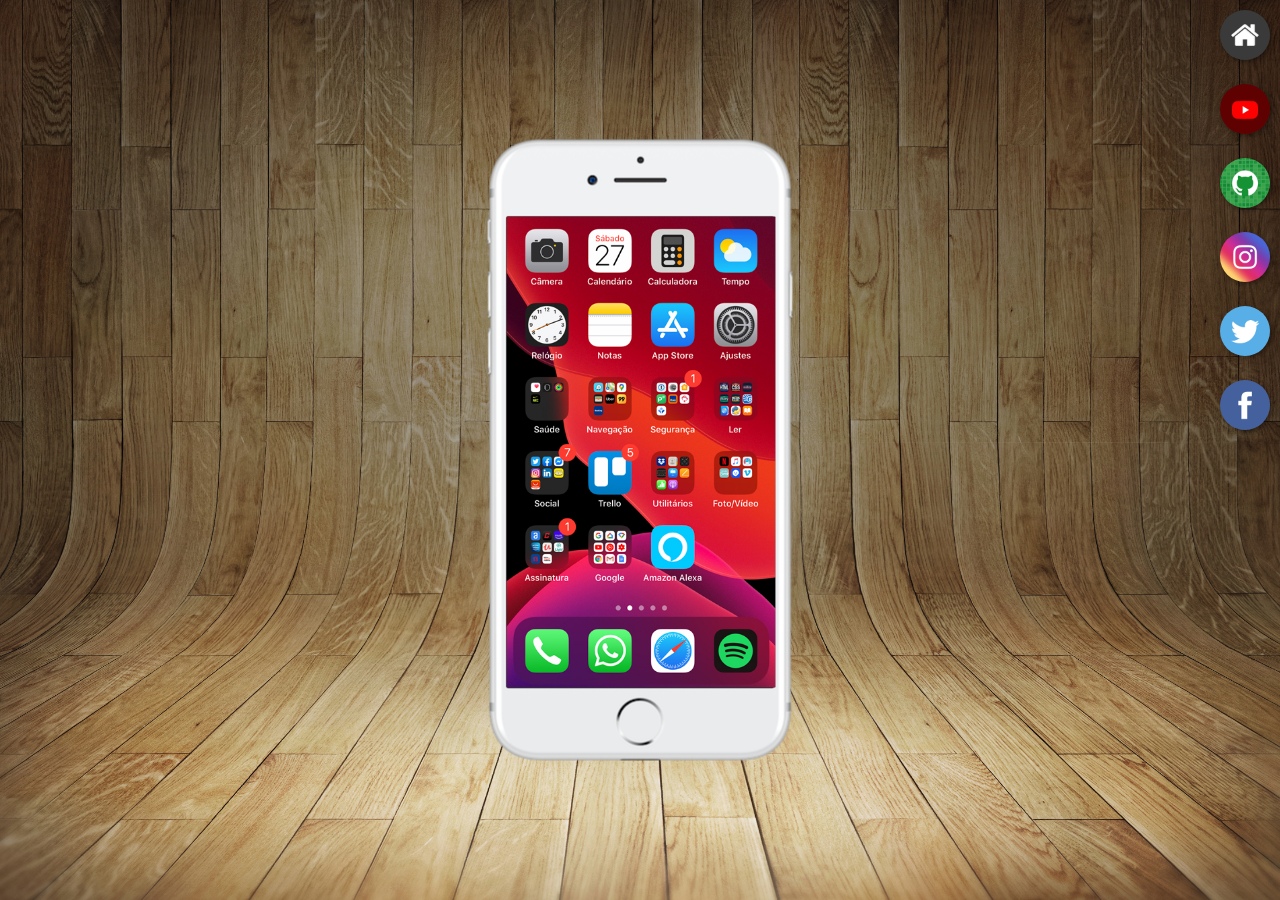
<file: index.html>
<!DOCTYPE html>
<html lang="pt-br">
<head>
    <meta charset="UTF-8">
    <meta name="viewport" content="width=device-width, initial-scale=1.0">
    <link rel="shortcut icon" href="favicon.ico" type="image/x-icon">
    <link rel="stylesheet" href="estilos/style.css">
    <title>Projeto Redes Sociais</title>
</head>
<body>
    <main>
        <section id="telefone">
            <iframe src="home.html" name="tela" id="tela" frameborder="0"></iframe>
        </section>
        <section id="redes-sociais">
            <a href="home.html" target="tela"> <img src="imagens/logo-home.jpg" alt="home"></a>  <br>
            <a href="youtube.html" target="tela"> <img src="imagens/logo-youtube.jpg" alt="YouTube"></a> <br>
            <a href="github.html" target="tela"> <img src="imagens/logo-github.jpg" alt="GitHub"></a> <br>
            <a href="instagram.html" target="tela"> <img src="imagens/logo-instagram.jpg" alt="Instagram"></a> <br>
            <a href="#" target="tela"> <img src="imagens/logo-twitter.jpg" alt="Twitter"></a> <br>
            <a href="#" target="tela"> <img src="imagens/logo-facebook.jpg" alt="Facebook"></a>
        </section>
    </main>
</body>
</html>
</file>
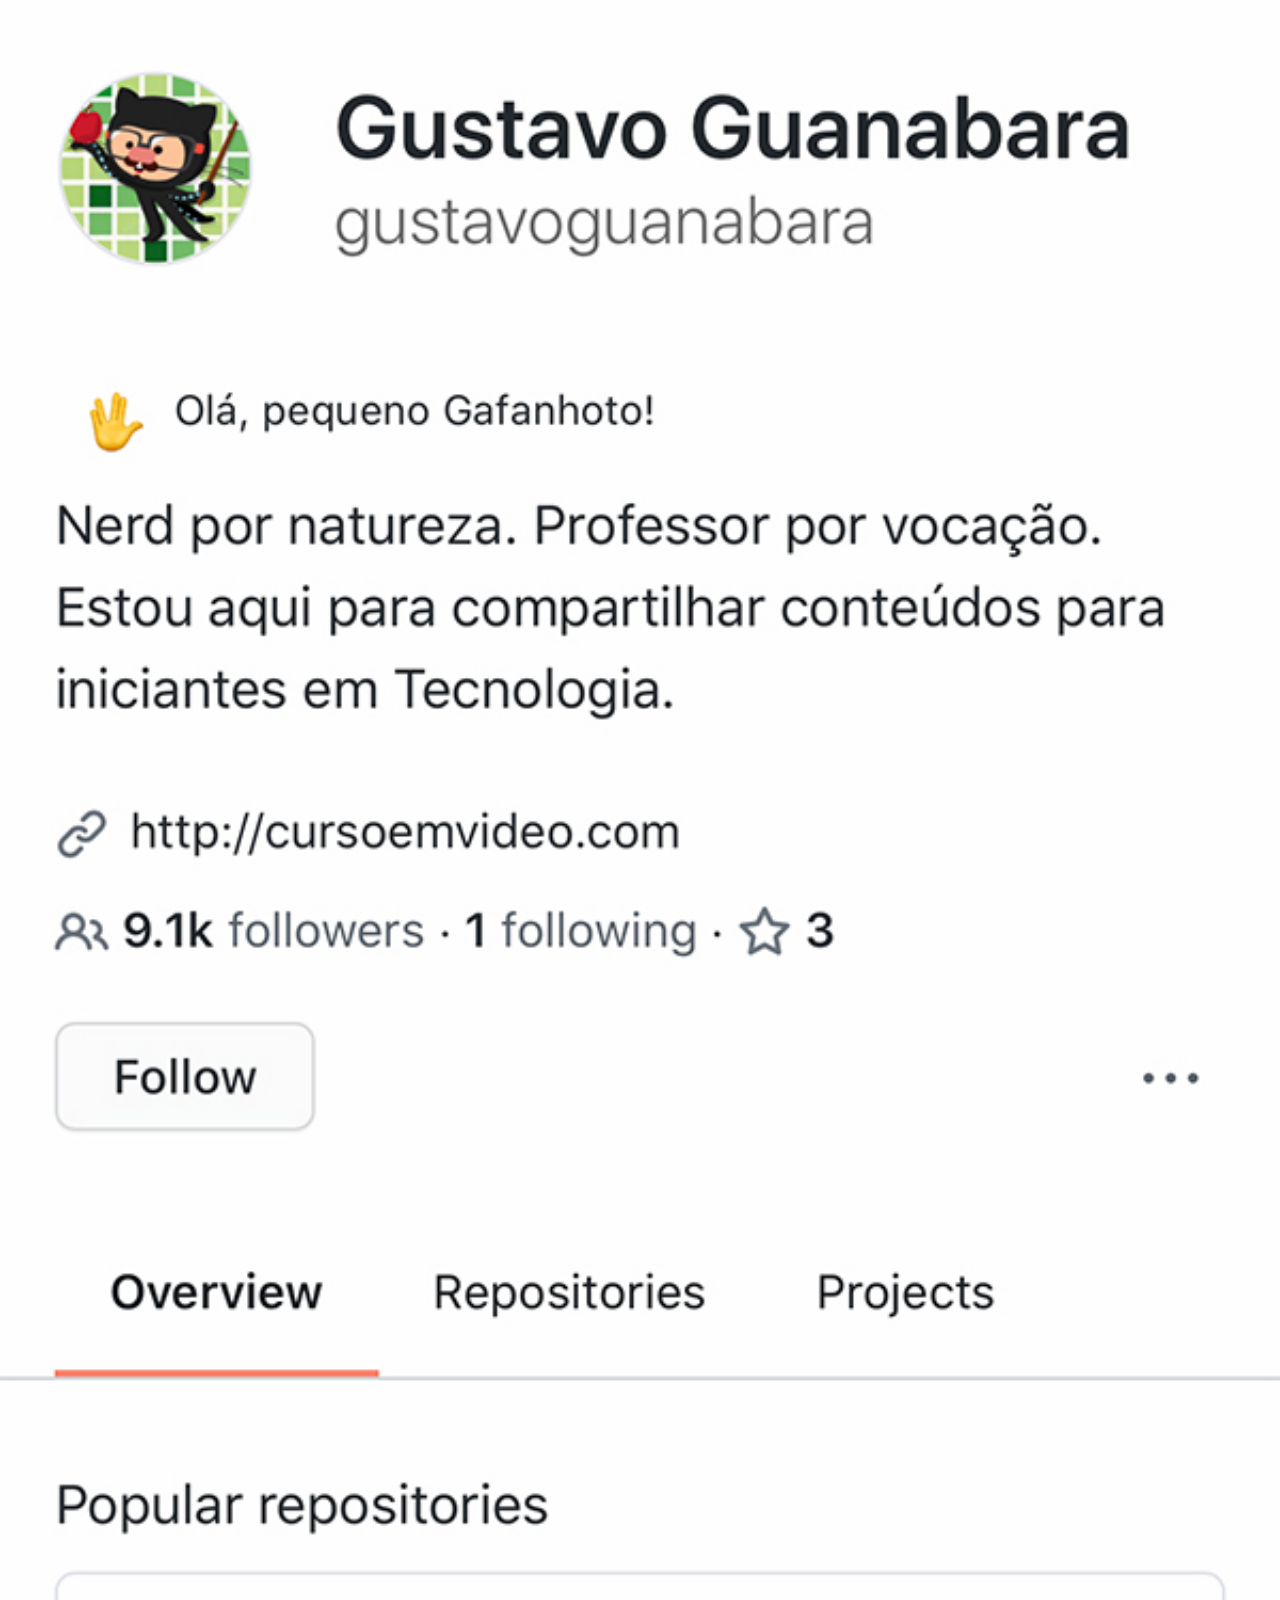
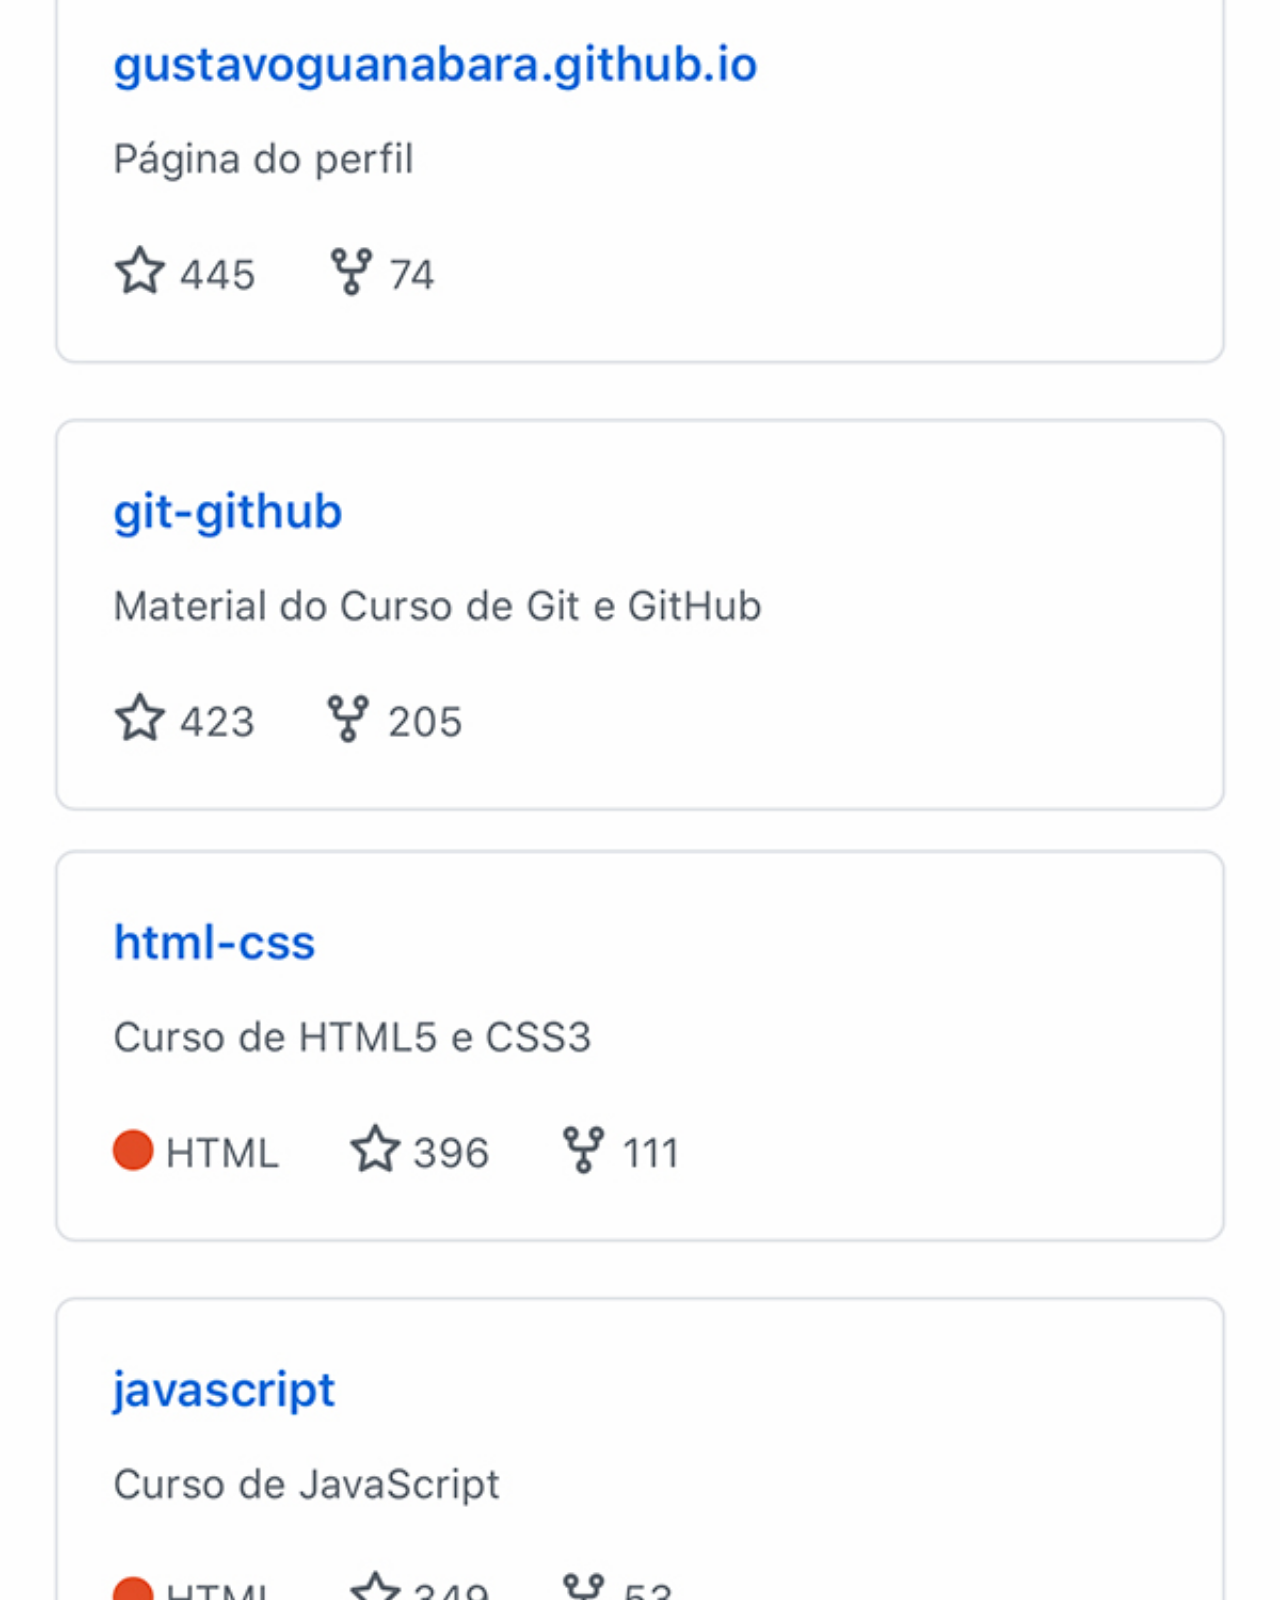
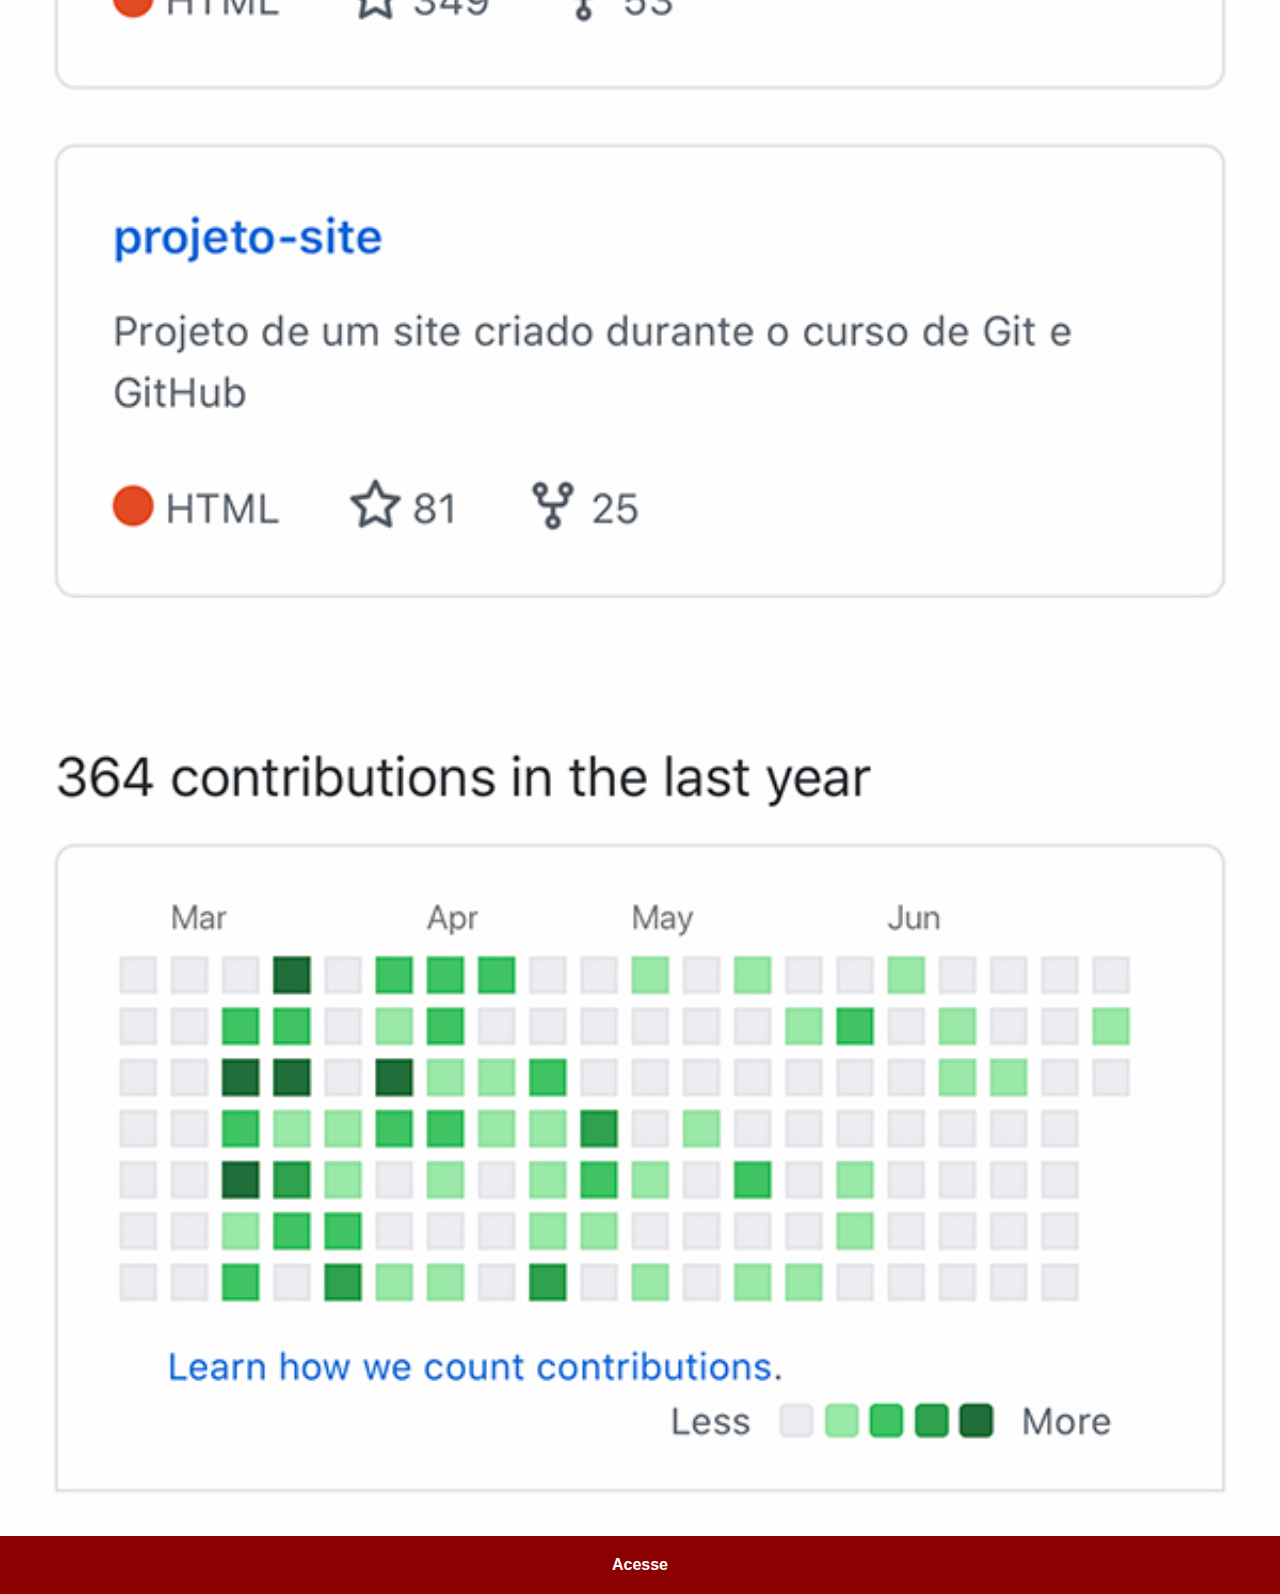
<file: github.html>
<!DOCTYPE html>
<html lang="pt-br">
<head>
    <meta charset="UTF-8">
    <meta name="viewport" content="width=device-width, initial-scale=1.0">
    <title>Document</title>
    <link rel="stylesheet" href="estilos/social.css">
</head>
<body>
    <img src="imagens/tela-github.jpg" alt="sgfd">
    <a href="https://github.com/gustavoguanabara">Acesse</a>
</body>
</html>
</file>
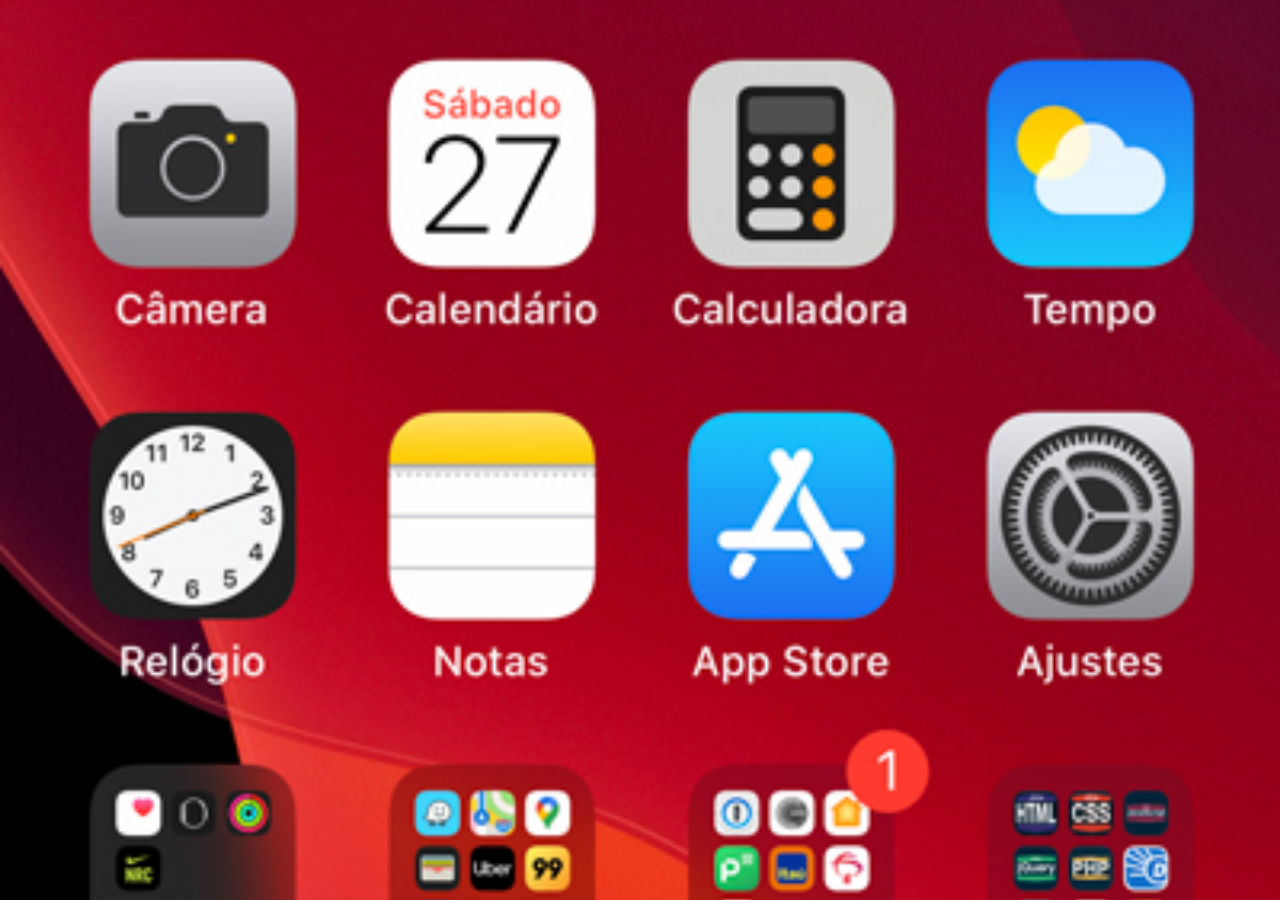
<file: home.html>
<!DOCTYPE html>
<html lang="pt-br">
<head>
    <meta charset="UTF-8">
    <meta name="viewport" content="width=device-width, initial-scale=1.0">
    <title>Home</title>
</head>
<style>
    * {
        margin: 0px;
        padding: 0px;
    }

    body {
        width: 100vw;
        height: 100vh;
        background: black url(imagens/tela-home.jpg) no-repeat top center;
        background-size: cover;
    }
</style>
<body>
    
</body>
</html>
</file>
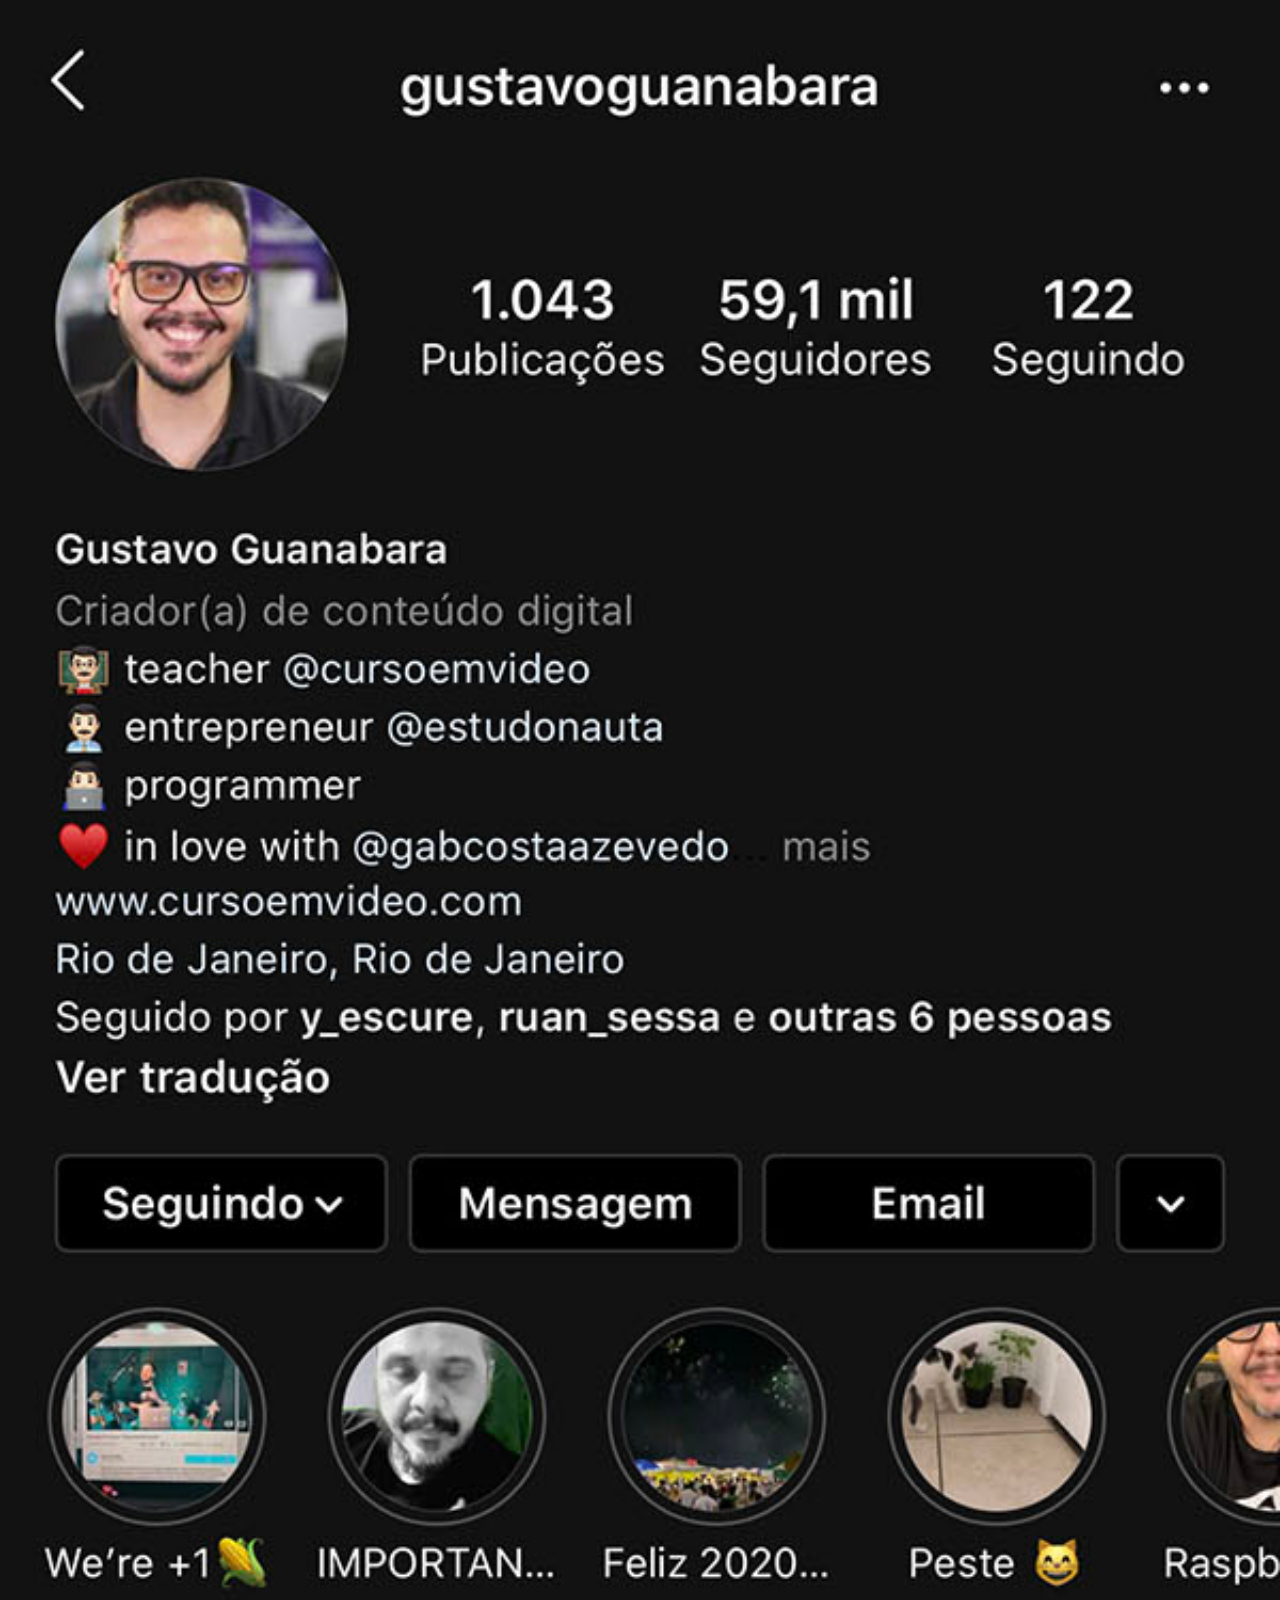
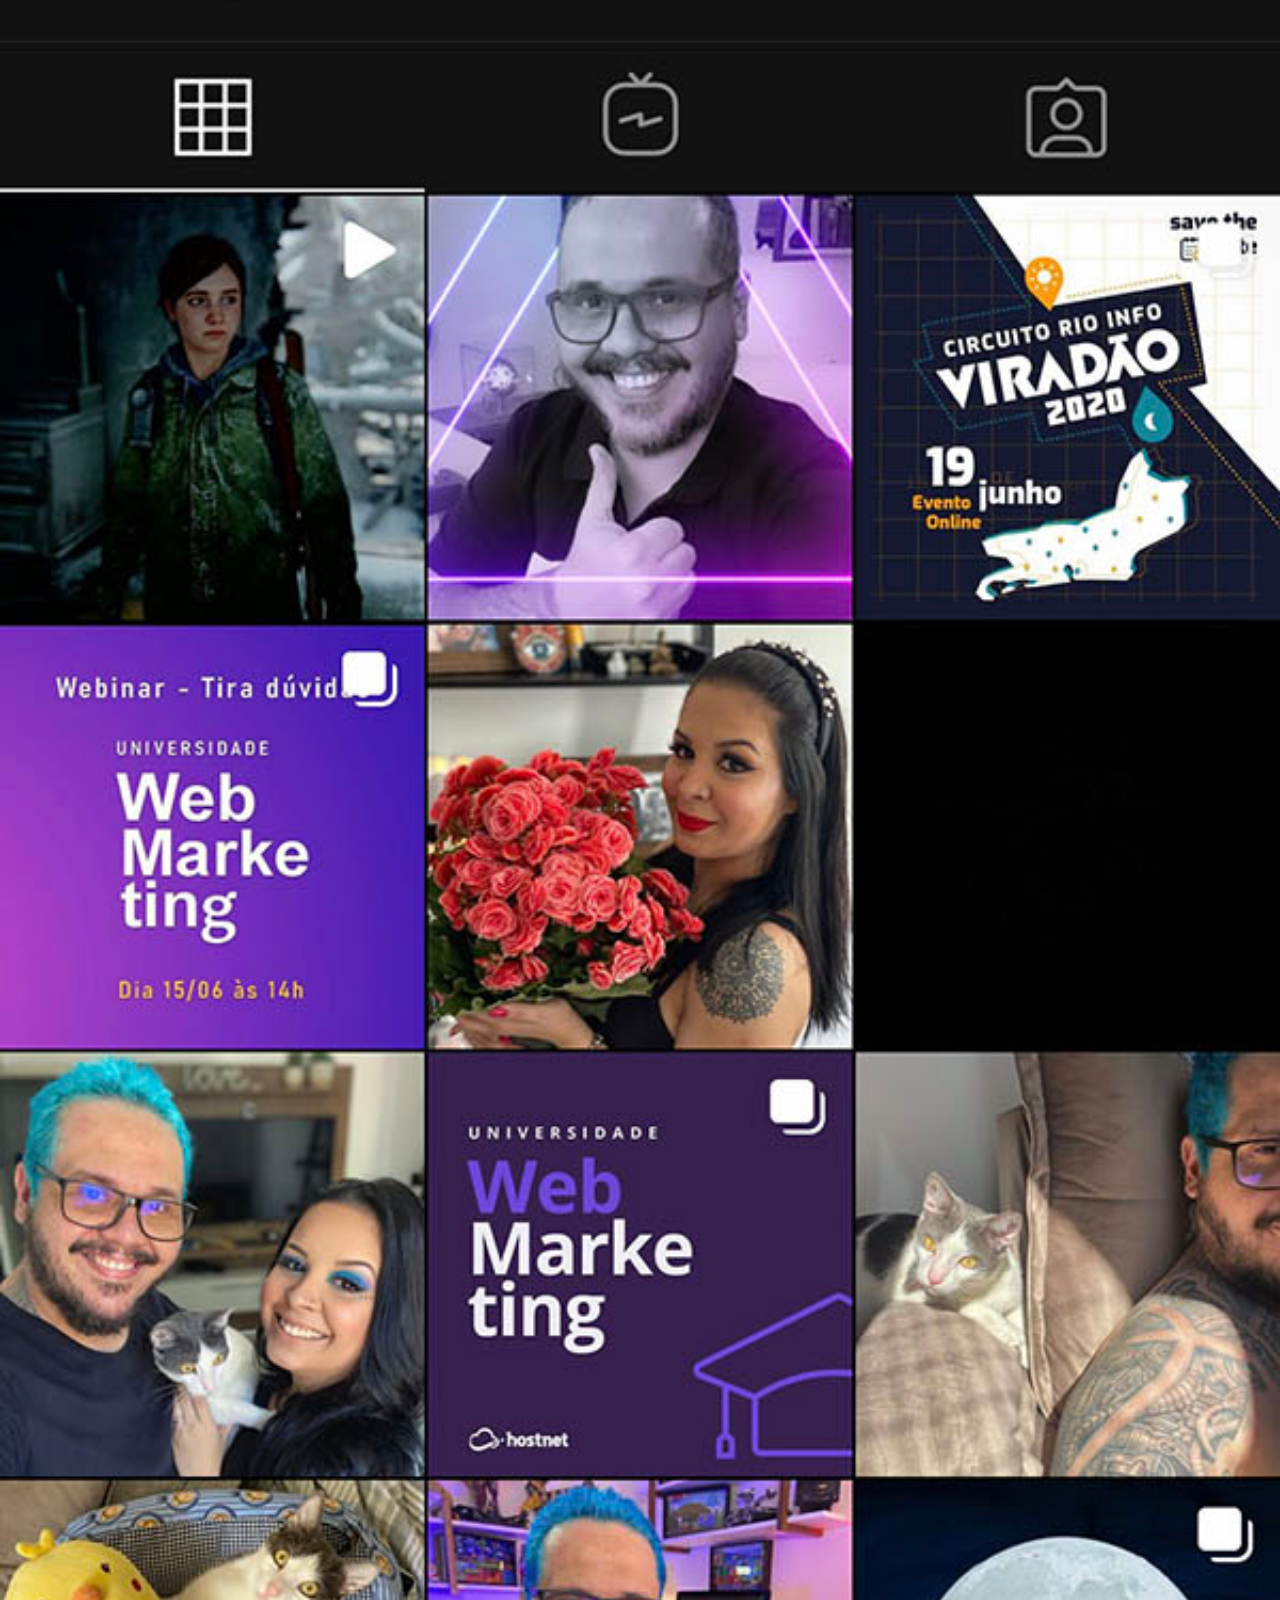
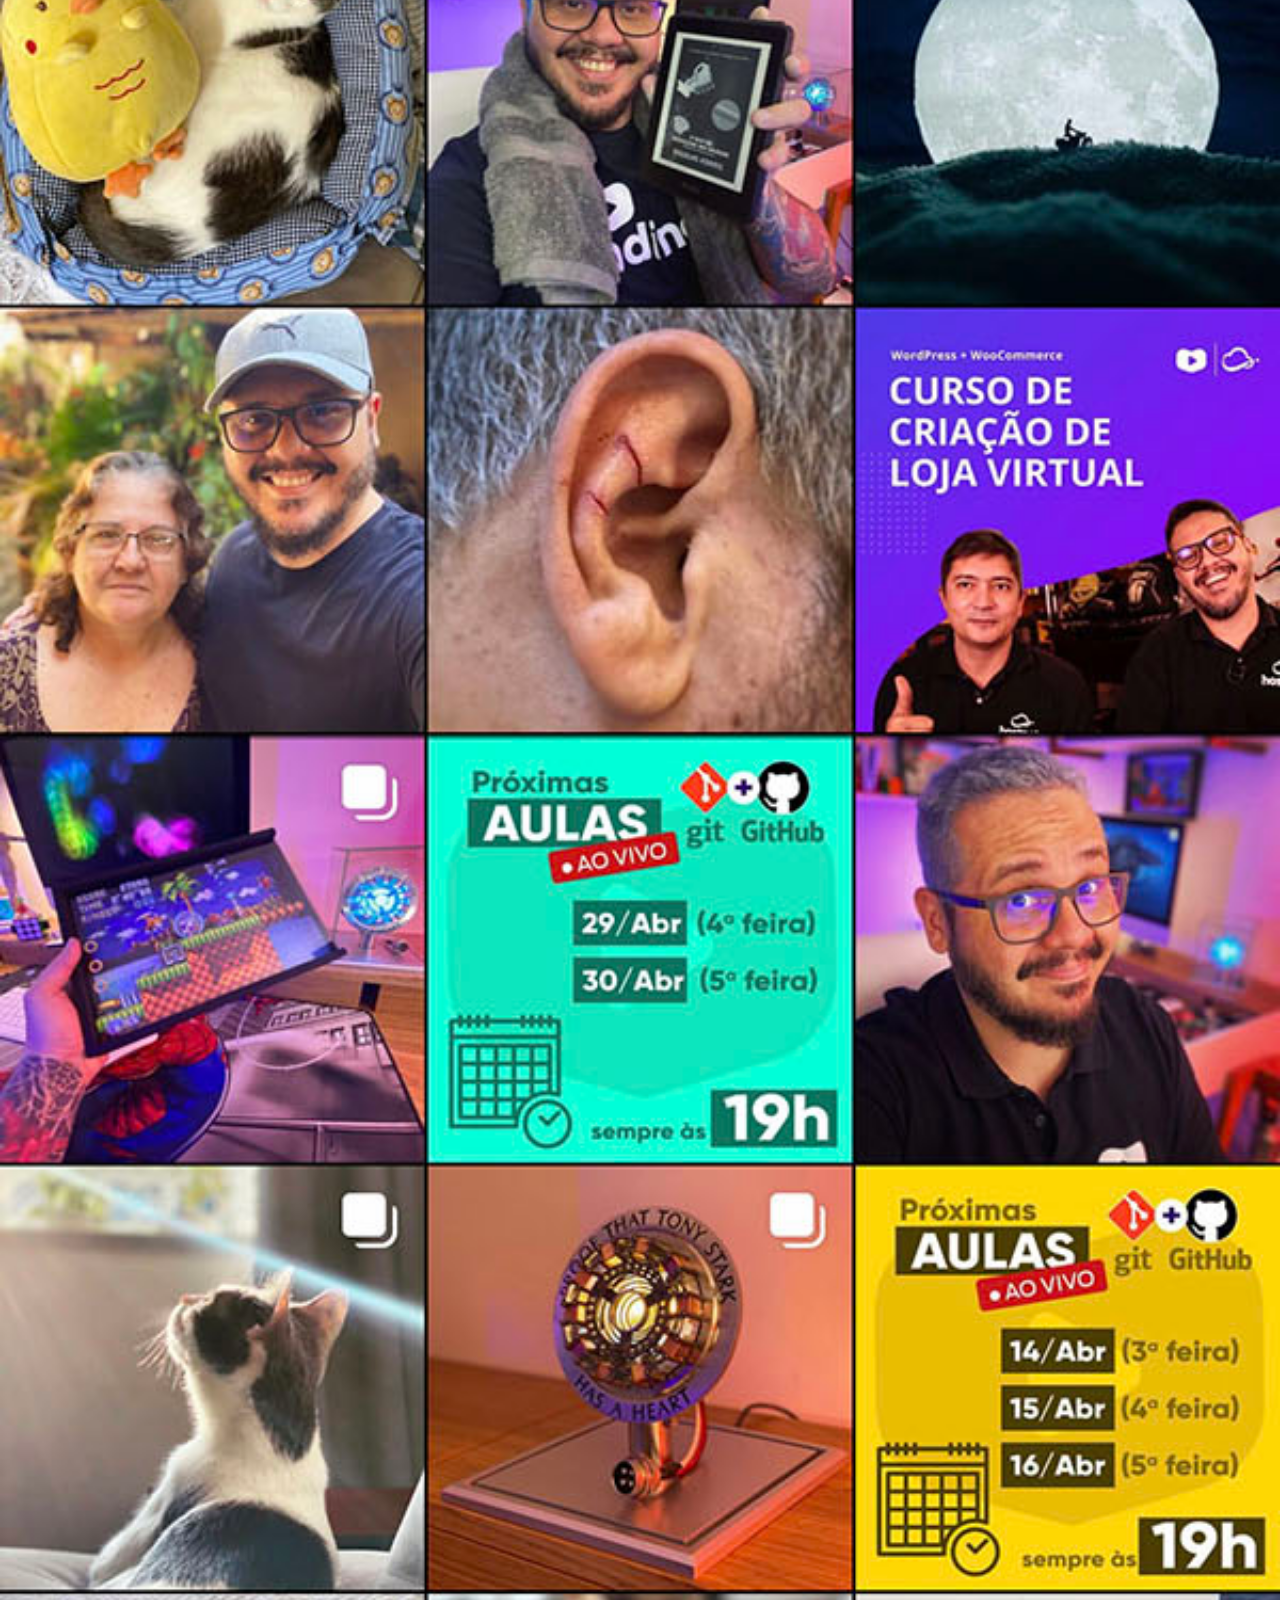
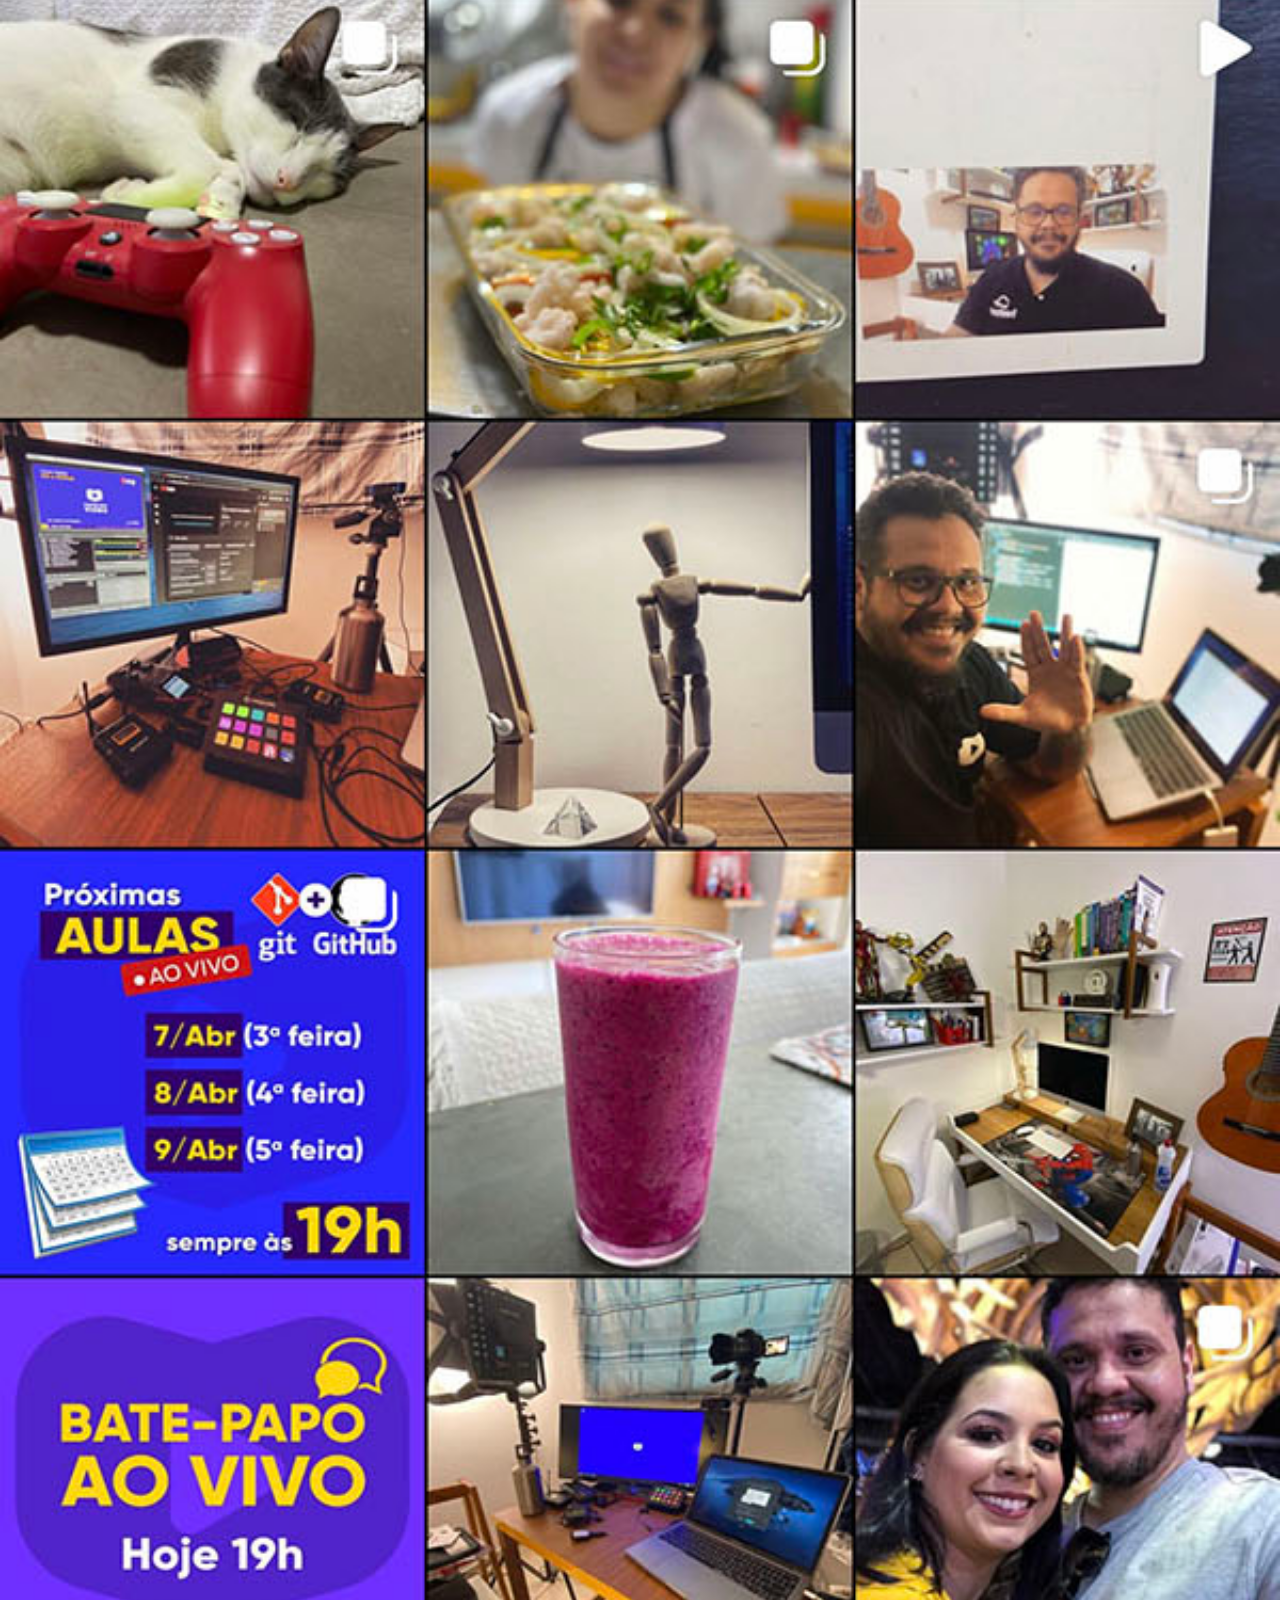
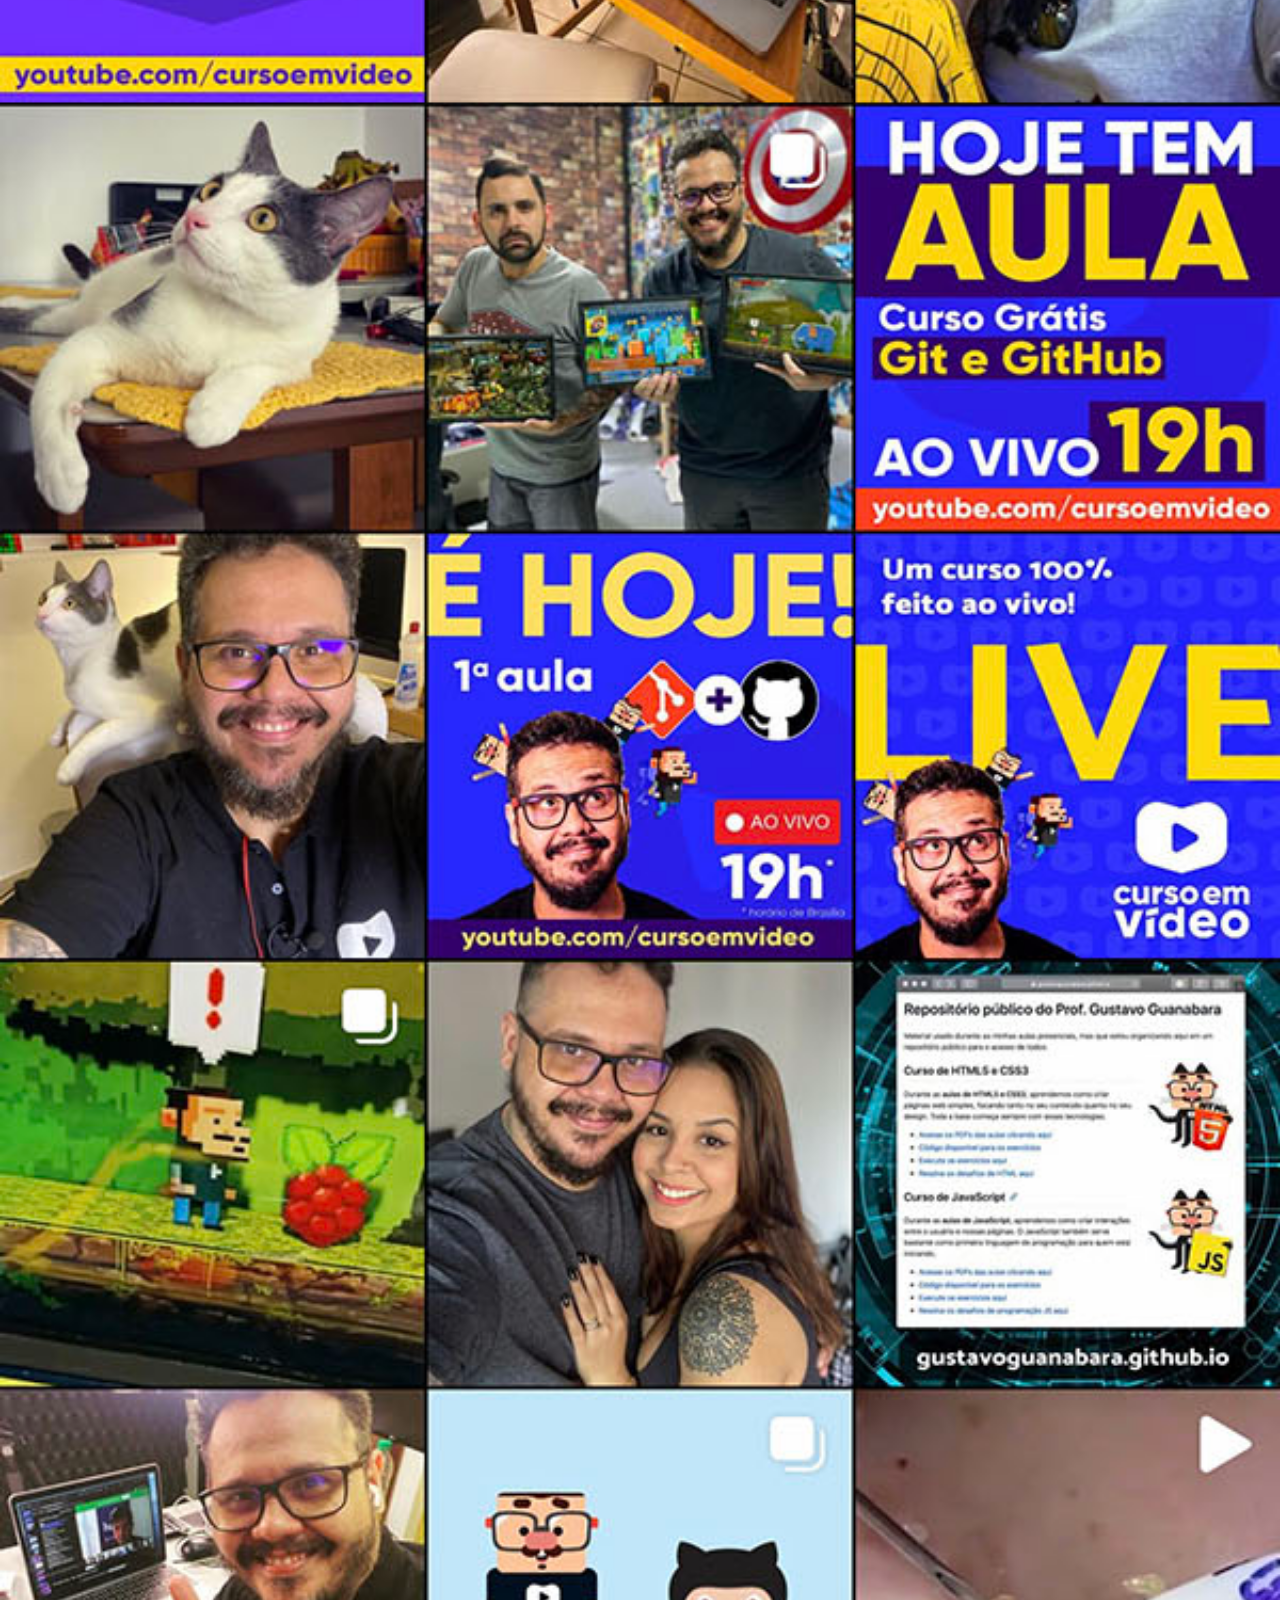
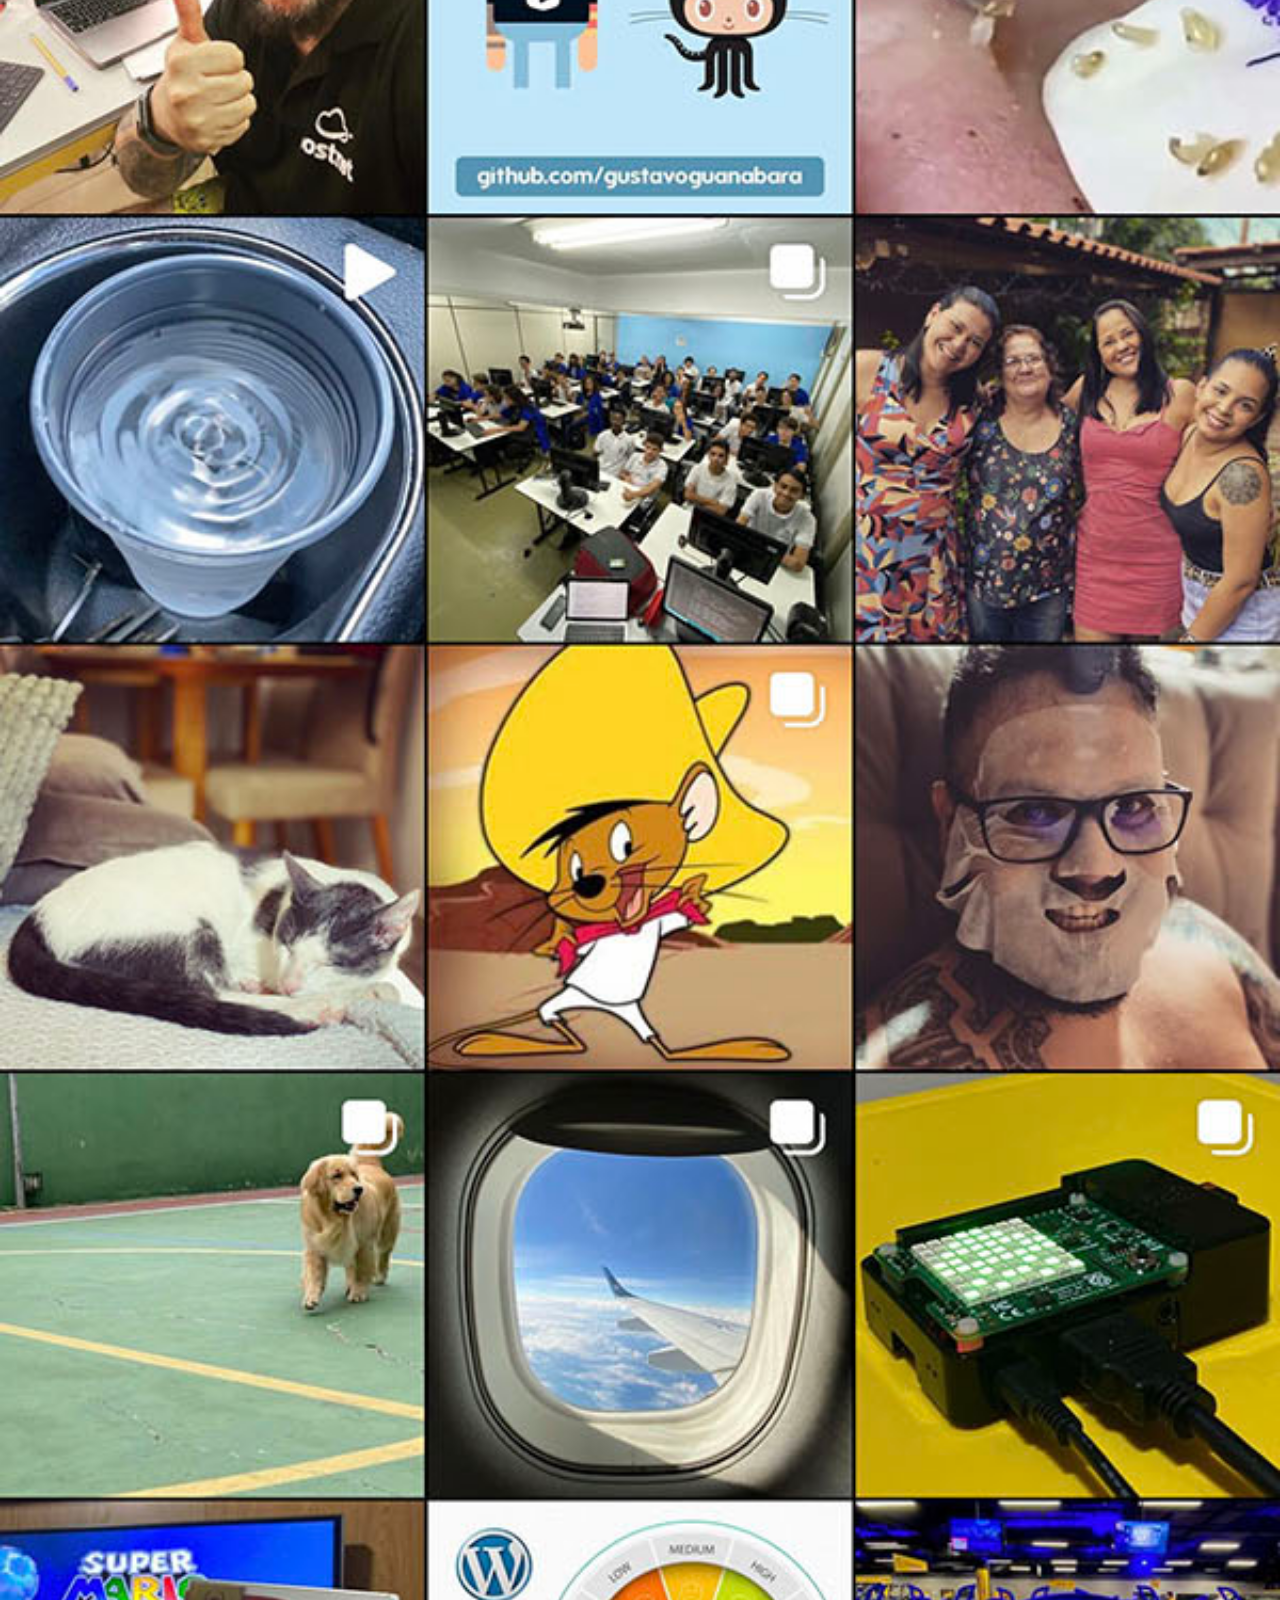
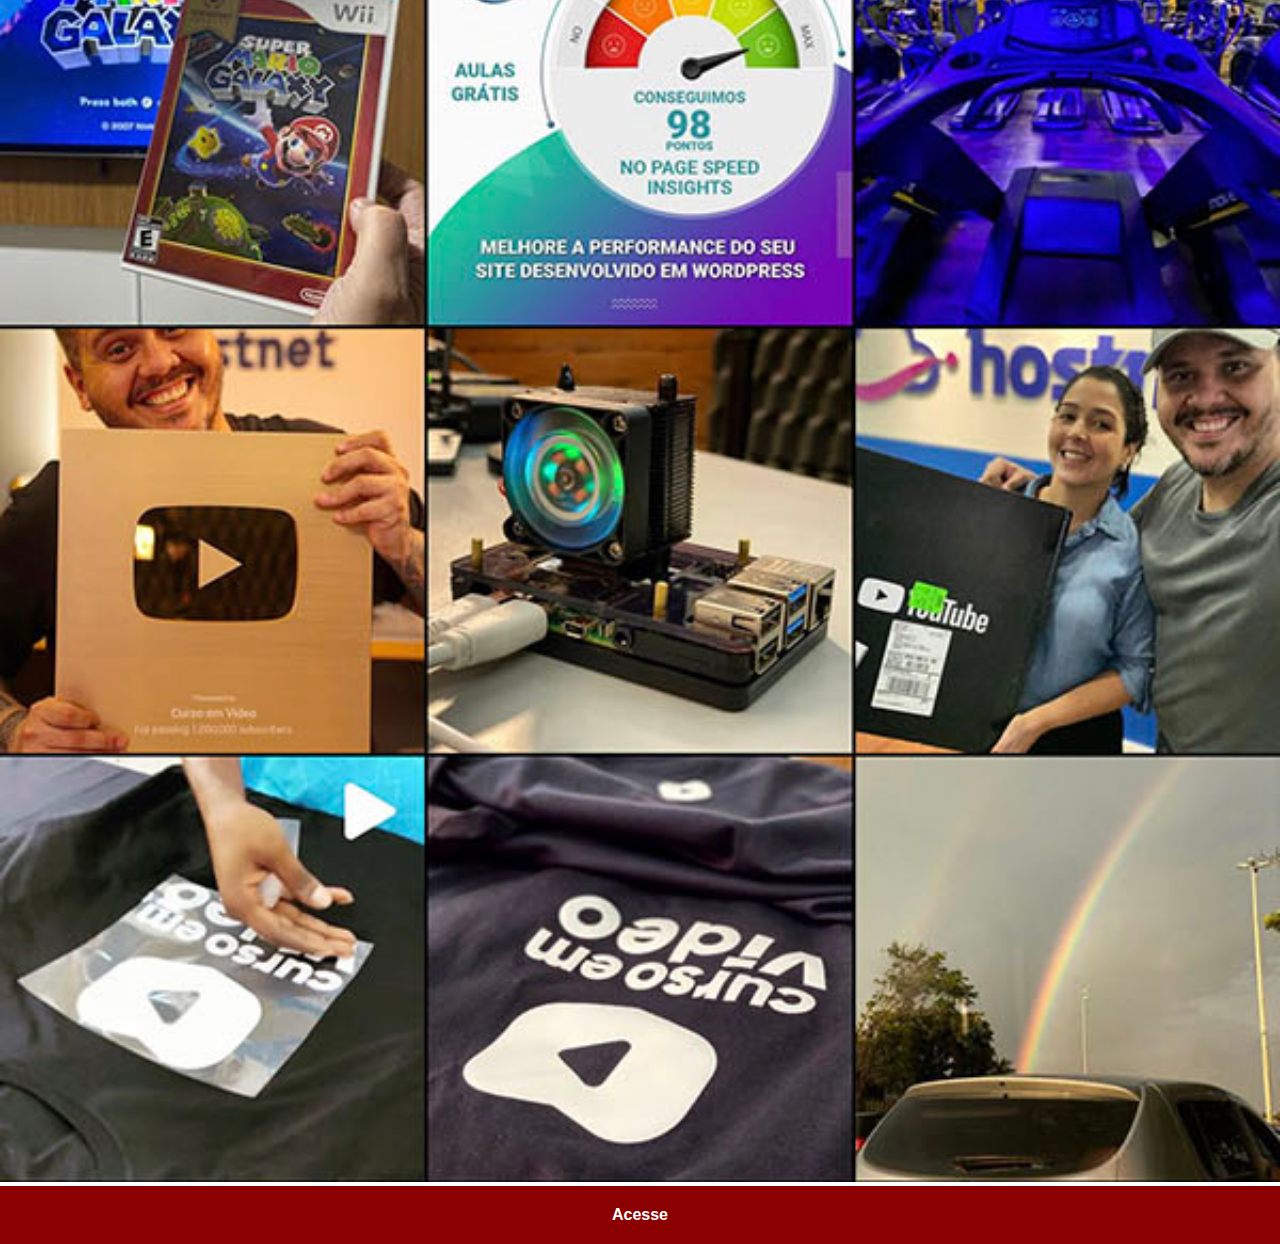
<file: instagram.html>
<!DOCTYPE html>
<html lang="pt-br">
<head>
    <meta charset="UTF-8">
    <meta name="viewport" content="width=device-width, initial-scale=1.0">
    <title>Document</title>
    <link rel="stylesheet" href="estilos/social.css">
</head>
<body>
    <img src="imagens/tela-instagram.jpg" alt="fdsfgds">
    <a href="https://www.instagram.com/gustavoguanabara/?hl=pt">Acesse</a>
</body>
</html>
</file>
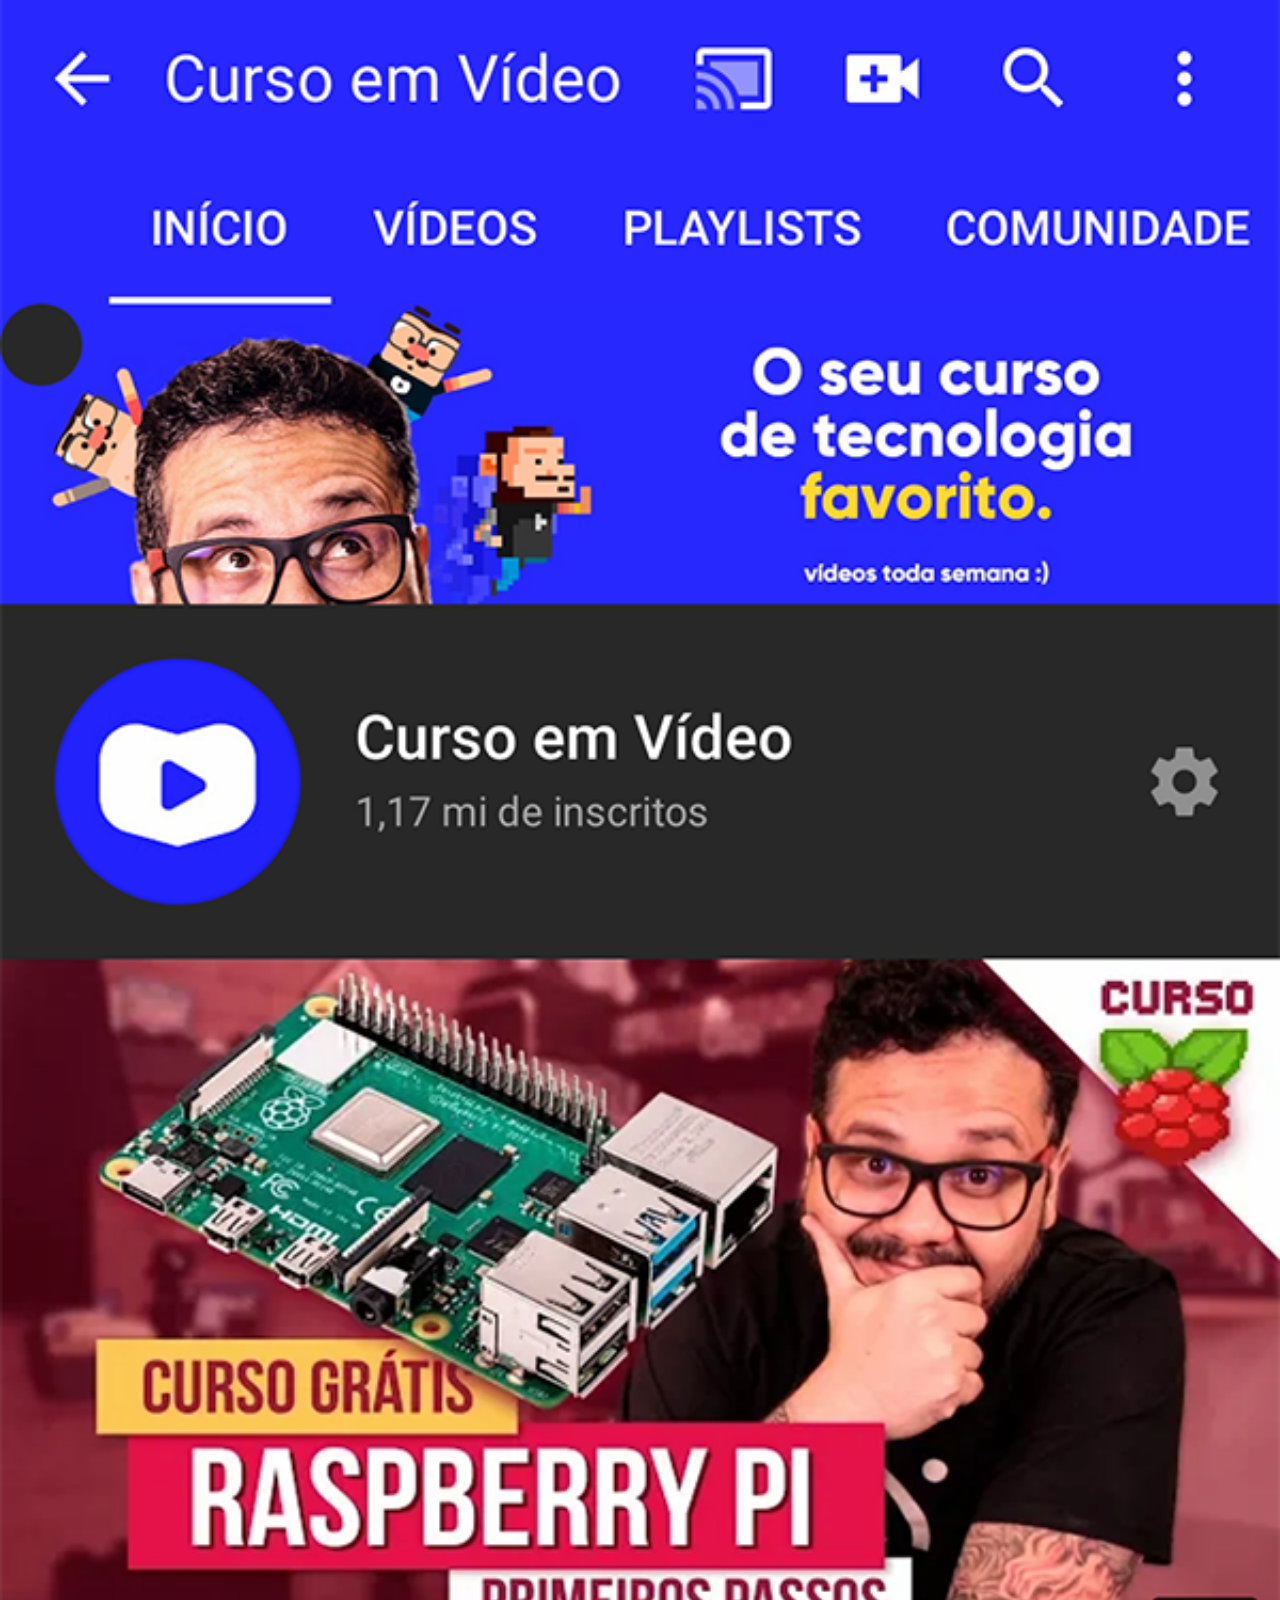
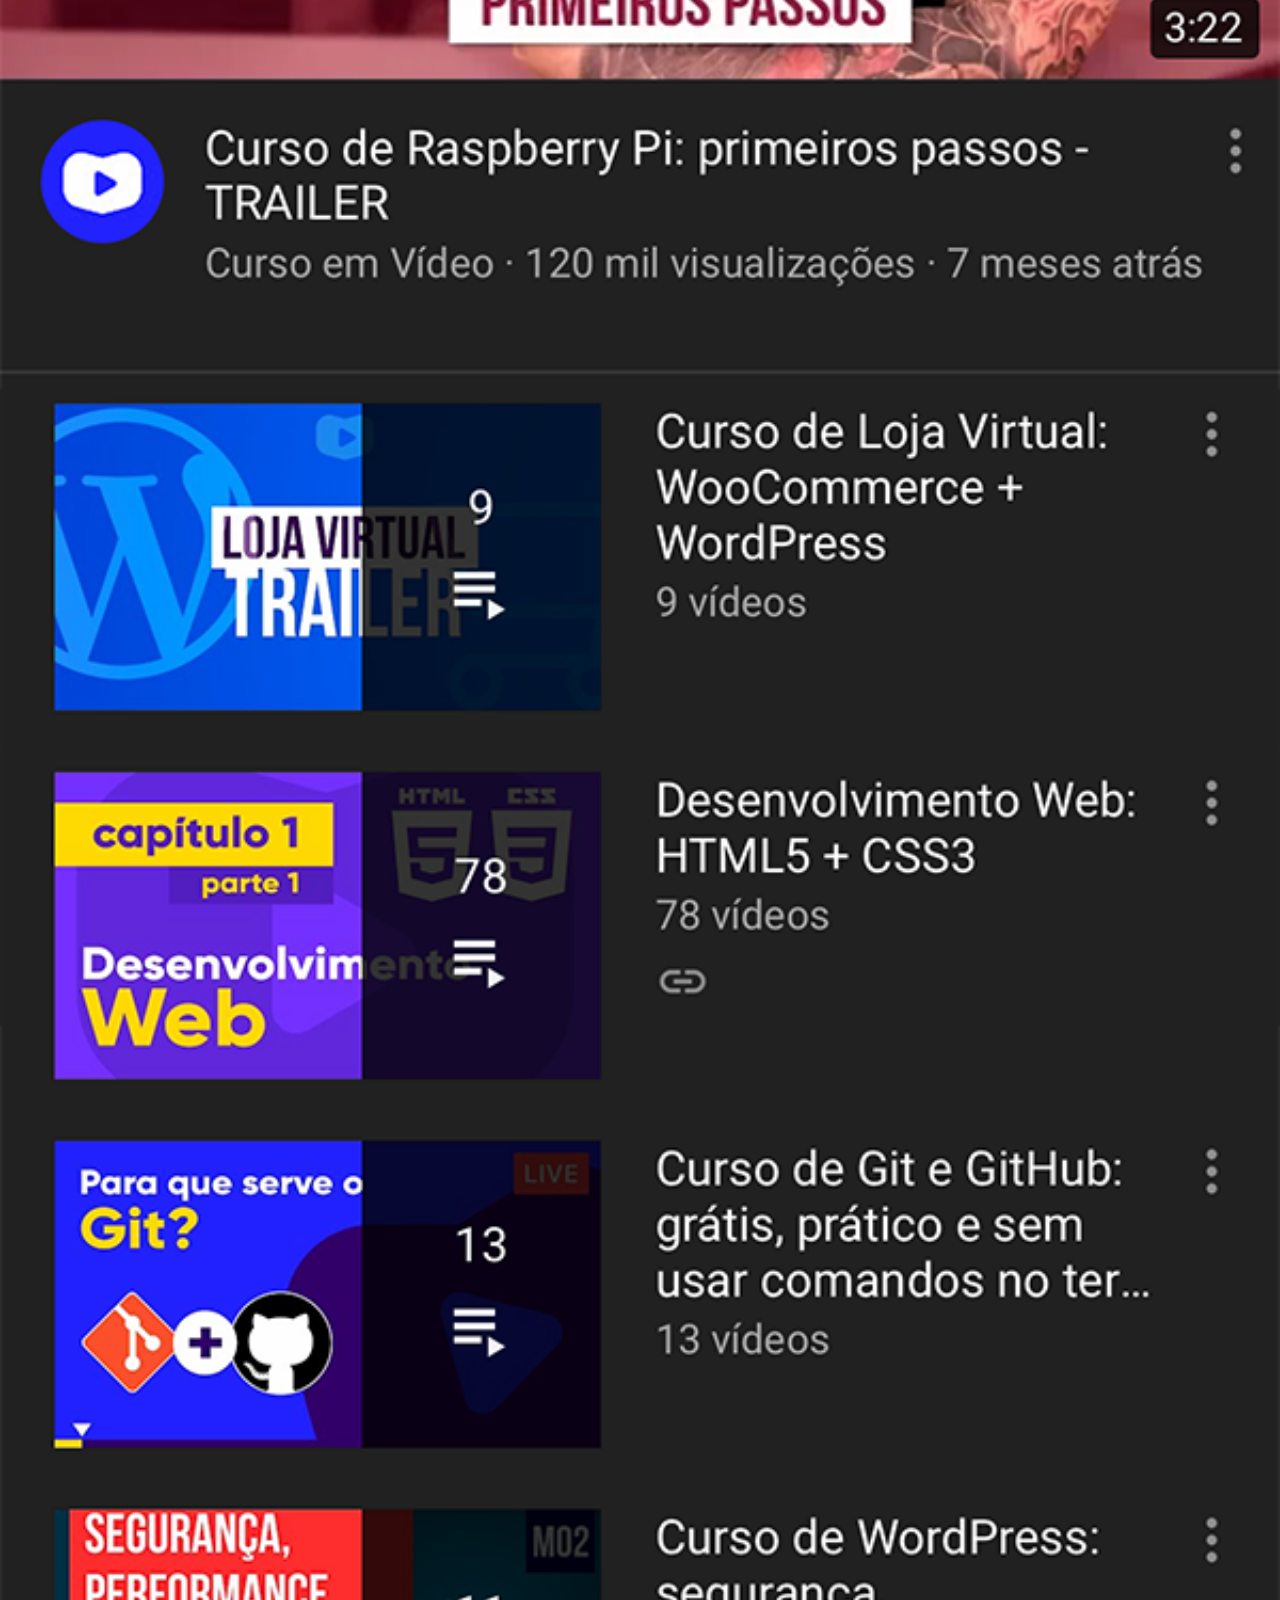
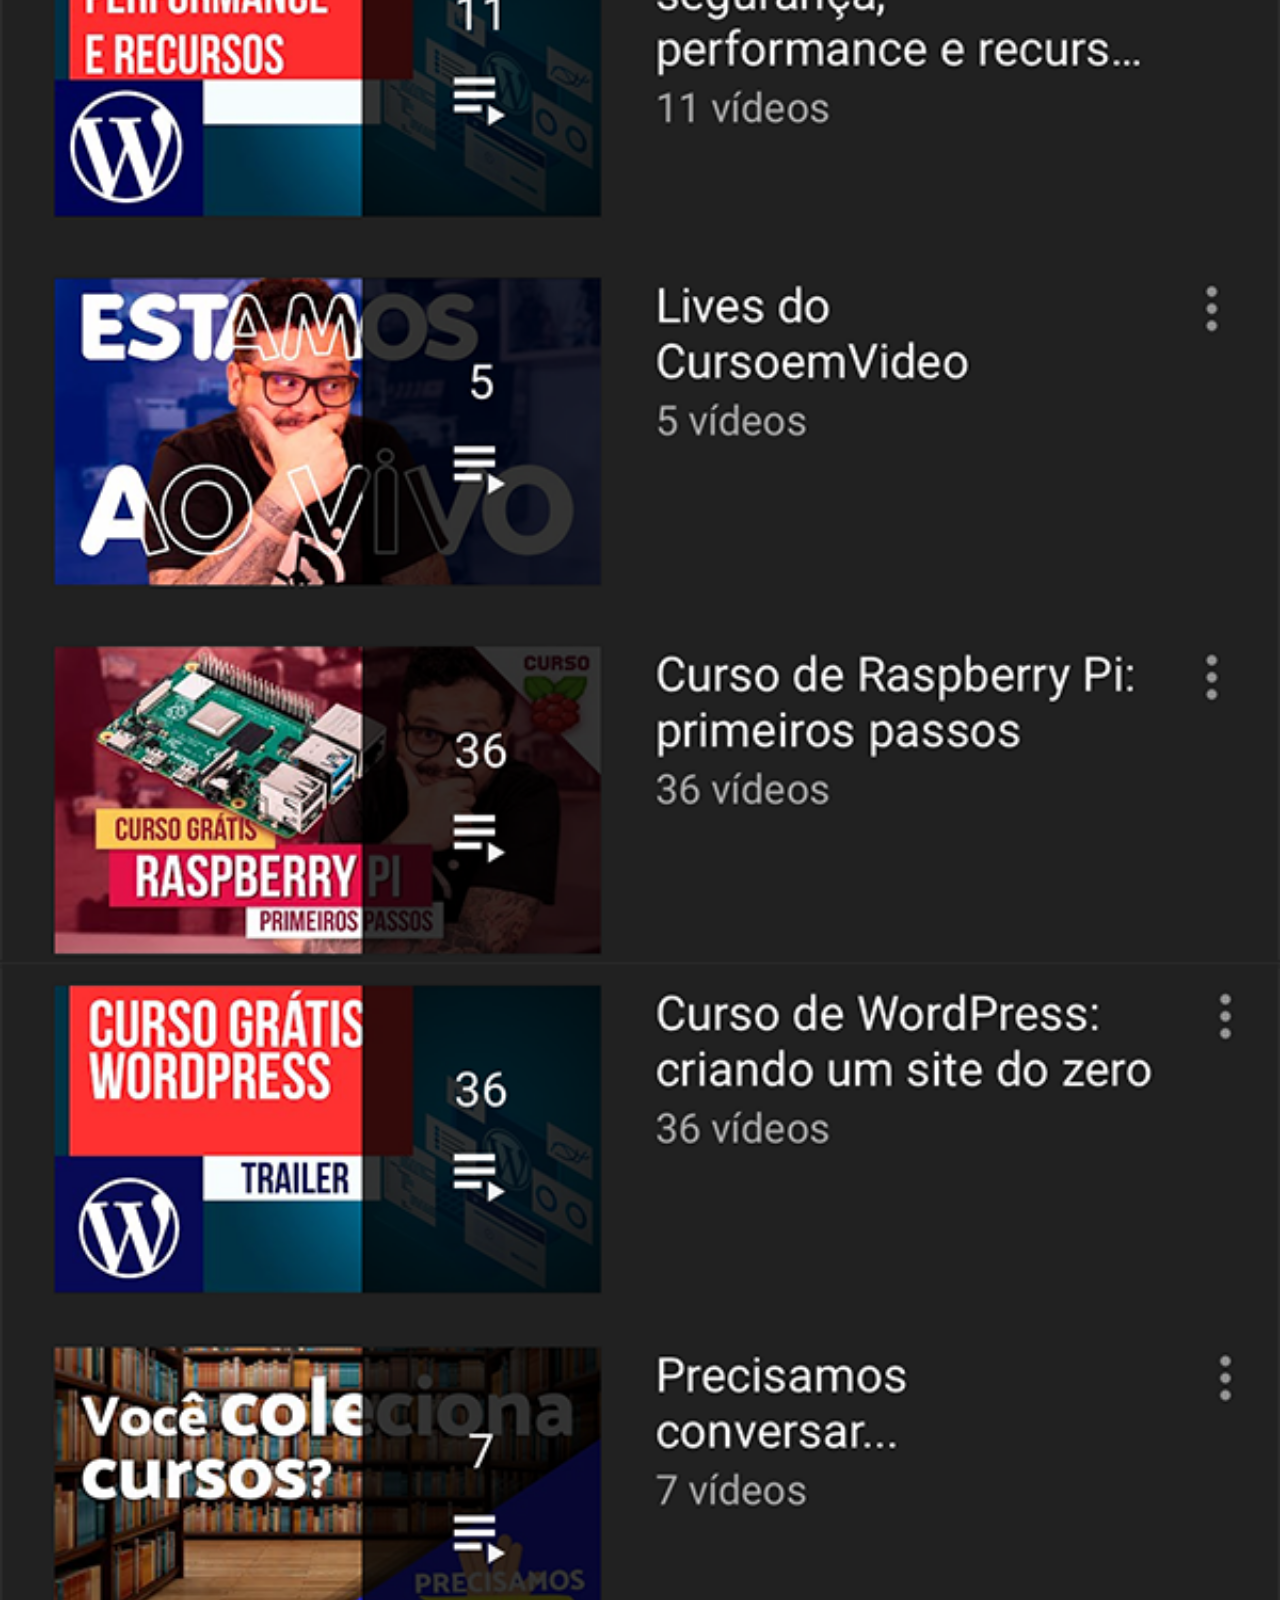
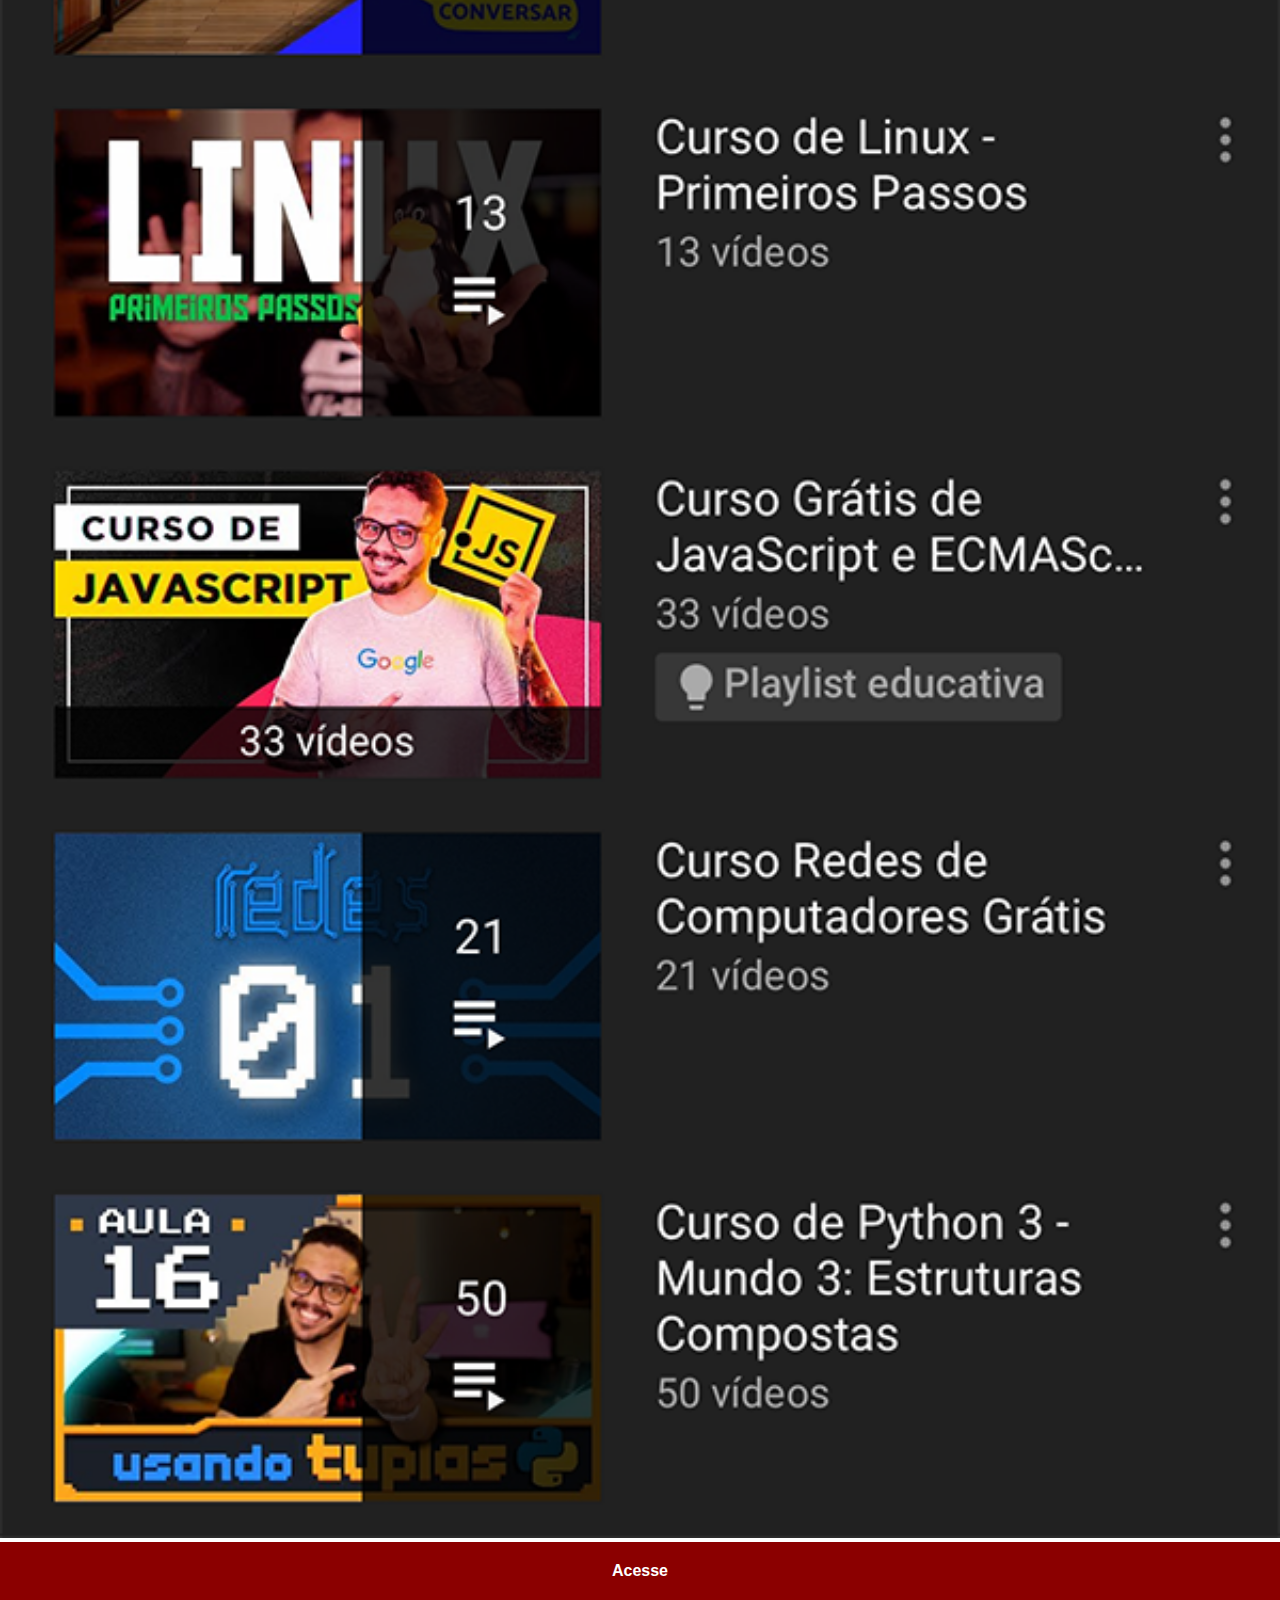
<file: youtube.html>
<!DOCTYPE html>
<html lang="pt-br">
<head>
    <meta charset="UTF-8">
    <meta name="viewport" content="width=device-width, initial-scale=1.0">
    <title>Document</title>
    <link rel="stylesheet" href="estilos/social.css">
</head>
<body>
    <img src="imagens/tela-youtube.png" alt="raaaa">
    <a href="https://www.youtube.com/@CursoemVideo/playlists" target="_blank">Acesse</a>
</body>
</html>
</file>
<file: estilos/style.css>
@charset "UTF-8";
* {
    margin: 0px;
    padding: 0px;
    font-family: Arial, Helvetica, sans-serif;
}

html, body {
    height: 100vh;
    width: 100vw;
    background-color: black;
}

main {
    height: 100vh;
    position: relative;
}

body {
    background: url(../imagens/fundo-madeira.jpg) no-repeat top center;
    background-size: cover;
    background-attachment: fixed;
}

section#telefone {
    position: absolute;
    top: 50%;
    left: 50%;
    transform: translate(-50%, -50%);
    height: 627px;
    width: 311px;
    background-color: blue;
    background: url(../imagens/frame-iphone.png) no-repeat;
}

iframe#tela {
    position: relative;
    top: 80px;
    left: 22px;
    width: 269px;
    height: 471px;
}

section#redes-sociais {
    text-align: right;
}

section#redes-sociais img {
    width: 50px;
    margin: 10px;
    border-radius: 50%;
    box-shadow: 2px 2px 5px rgba(0, 0, 0, 0.404);
    box-sizing: border-box;
}

section#redes-sociais img:hover {
    border: 2px solid rgba(255, 255, 255, 0.603);
    transform: translate(-3px, -3px);
    box-shadow: 5px 5px 10px rgba(0, 0, 0, 0.603);
    transition: transform 0.5s, border 1s;
}
</file>
<file: estilos/social.css>
@charset "UTF-8";

* {
    margin: 0px;
    padding: 0px;
    font-family: Arial, Helvetica, sans-serif;
}
::-webkit-scrollbar{
    width: 0px;
    height: 0px;
}
img {
    width: 100vw;
}

a {
    display: block;
    background-color: darkred;
    color: white;
    padding: 20px;
    text-align: center;
    font-weight: bolder;
    text-decoration: none;
}

a:hover {
    background-color: red;
}
</file>
